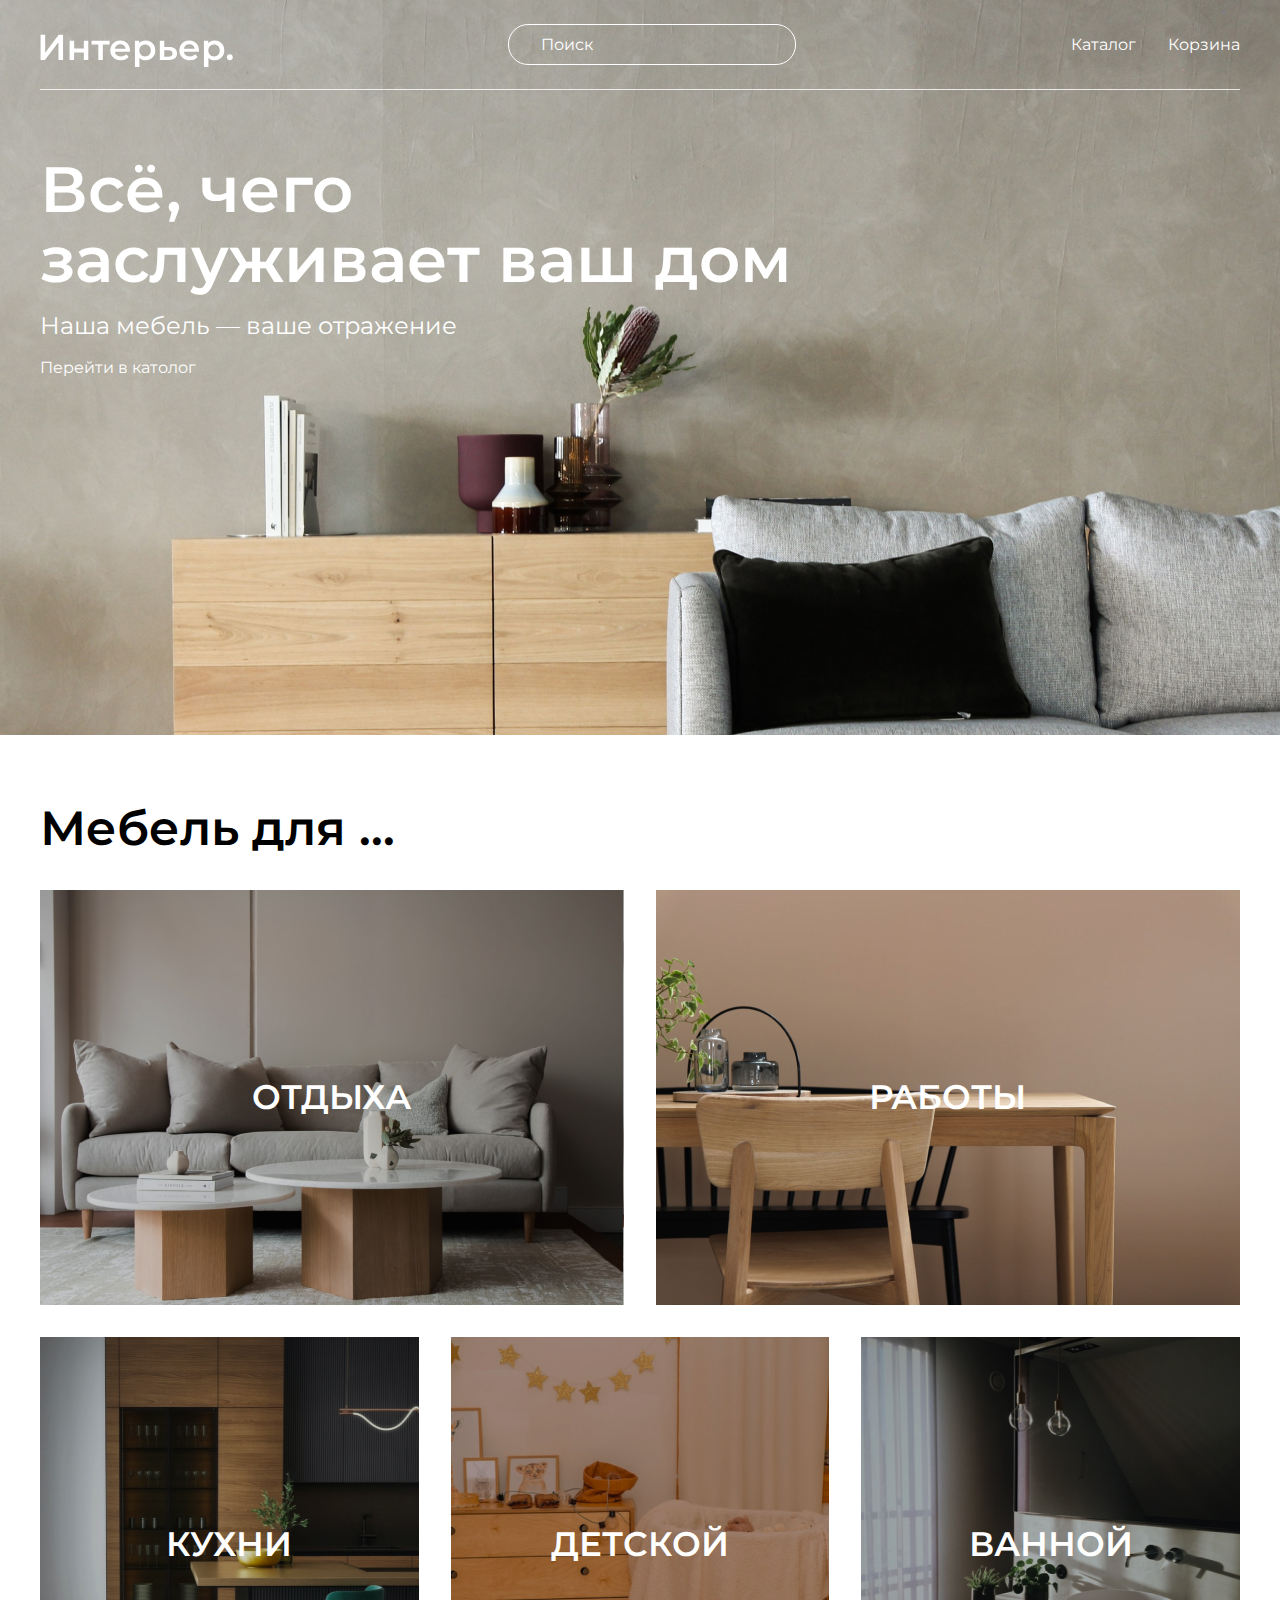
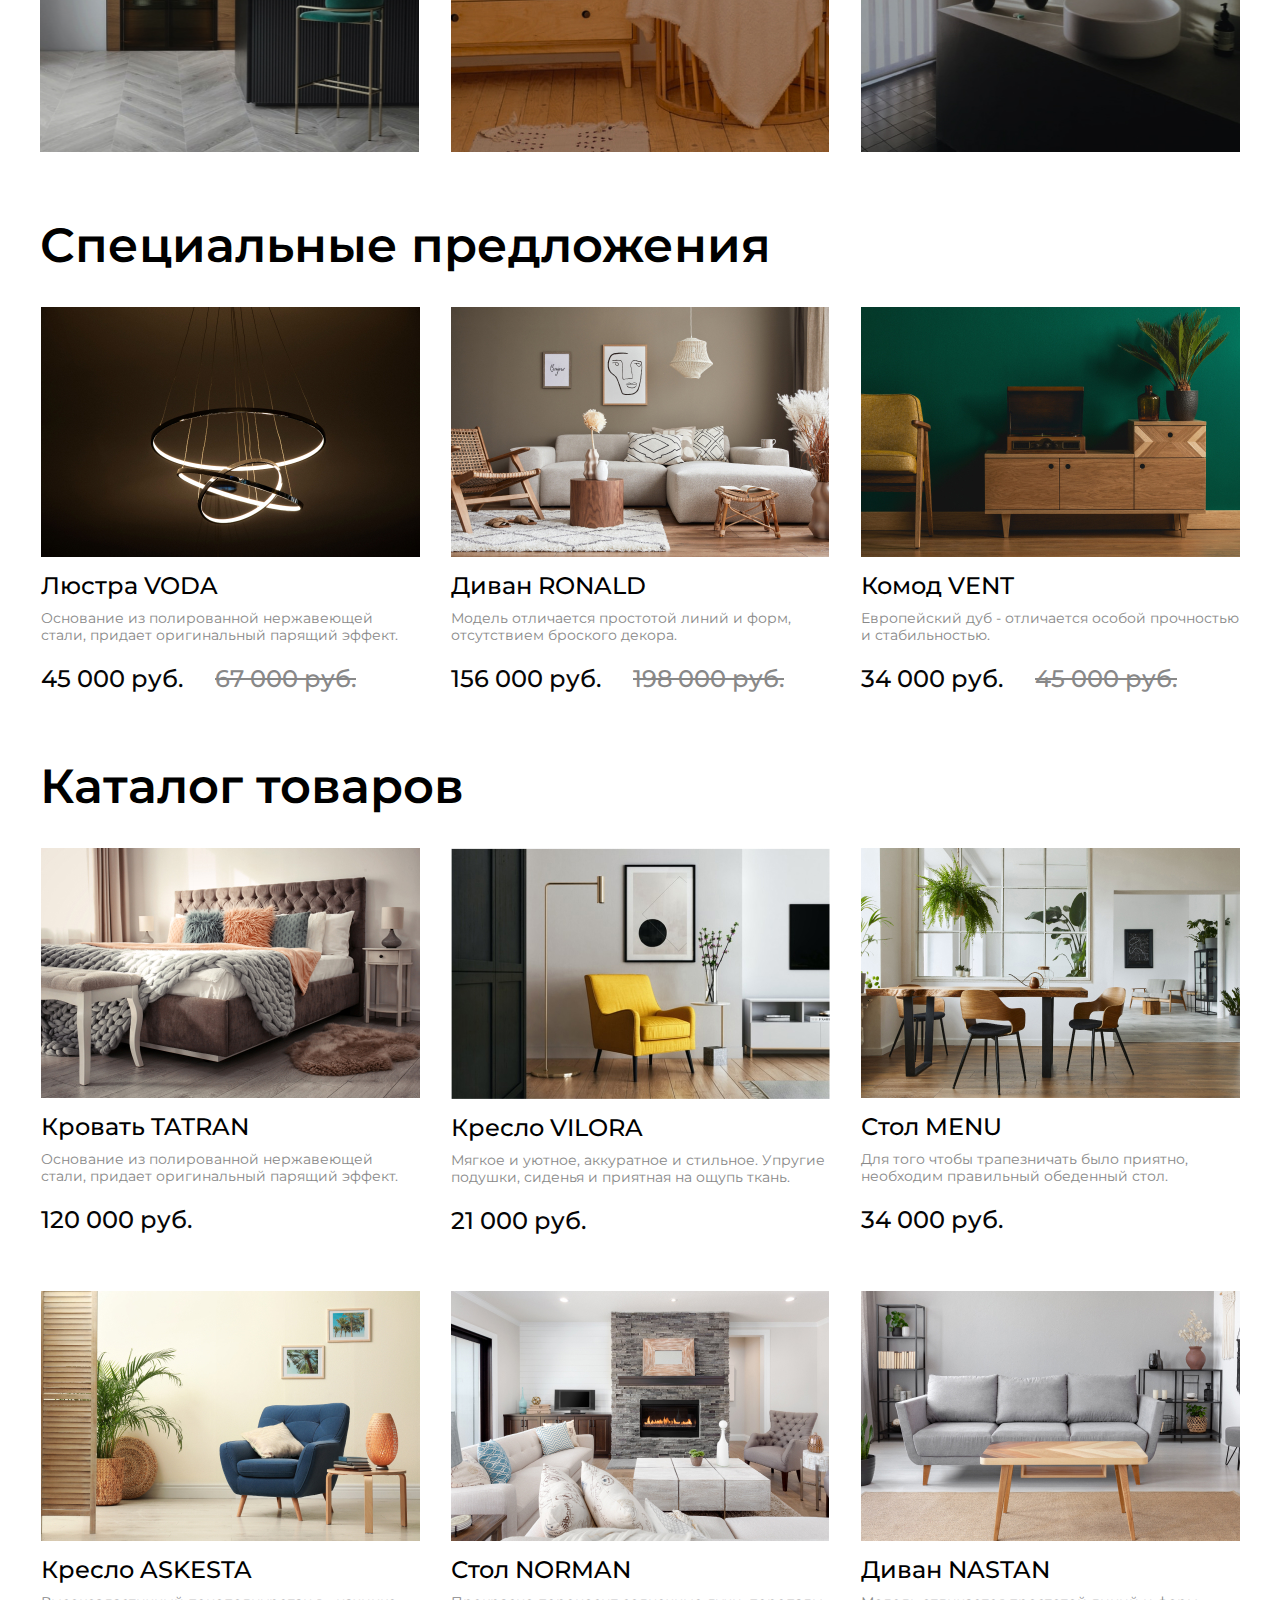
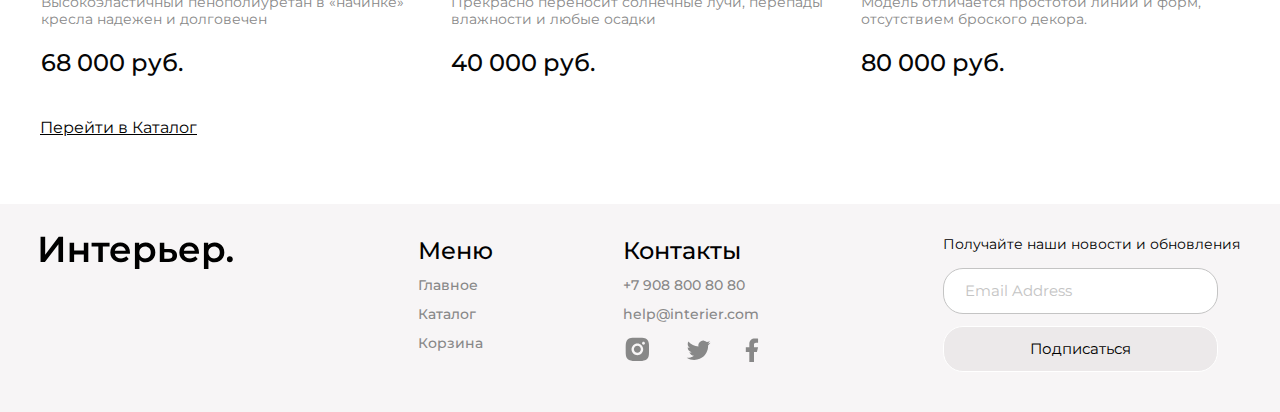
<file: index.html>
<!DOCTYPE html>
<html lang="ru">
<head>
    <meta charset="UTF-8">
    <meta http-equiv="X-UA-Compatible" content="IE=edge">
    <meta name="viewport" content="width=device-width, initial-scale=1.0">
    <title>Главная страница</title>
    <link rel="stylesheet" href="style.css">
    <link rel="preconnect" href="https://fonts.googleapis.com">
    <link rel="preconnect" href="https://fonts.gstatic.com" crossorigin>
    <link href="https://fonts.googleapis.com/css2?family=Montserrat:wght@400;500;600&display=swap" rel="stylesheet">    
</head>
<body>
    <div class="top">
        <header class="header"> 
            <a class="logo" href="index.html"><img class="logo_top" src="image/logo.svg" alt="logo"></a>
            <input type="text" class="top_type" placeholder="Поиск"  >
        <nav class="nav">
            <div>
                <a class="link-menu" href="catalog.html">Каталог</a>
            </div>
                <div><a class="link-menu" href="cart.html">Корзина</a></div>
        </nav>
        <div class="menu-mob">
            <a href=""><svg width="17" height="16" viewBox="0 0 17 16" fill="none" xmlns="http://www.w3.org/2000/svg">
                <path d="M2.7515 1.99141C1.59282 3.14838 0.918906 4.70363 0.867092 6.34023C0.815278 7.97682 1.38946 9.57159 2.47264 10.7995C3.55581 12.0275 5.06645 12.7962 6.69672 12.9491C8.29727 13.0991 9.89485 12.6444 11.1757 11.6766L14.5069 15.0085L14.5069 15.0085C14.5897 15.0914 14.6881 15.1571 14.7963 15.2019C14.9046 15.2468 15.0206 15.2698 15.1377 15.2698C15.2549 15.2698 15.3709 15.2468 15.4791 15.2019C15.5873 15.1571 15.6857 15.0914 15.7685 15.0085C15.8514 14.9257 15.9171 14.8274 15.9619 14.7191C16.0068 14.6109 16.0298 14.4949 16.0298 14.3777C16.0298 14.2606 16.0068 14.1446 15.9619 14.0363C15.9171 13.9281 15.8514 13.8298 15.7685 13.7469L15.7685 13.7469L12.4368 10.416C13.4021 9.13496 13.8547 7.53846 13.7038 5.93943C13.5501 4.31054 12.7816 2.80139 11.5547 1.719C10.3277 0.636623 8.73451 0.0623154 7.09916 0.11292C5.46381 0.163525 3.90917 0.835233 2.7515 1.99141ZM2.7515 1.99141L2.82216 2.06217L2.7515 1.99141ZM10.5895 3.25366C11.0271 3.68416 11.3751 4.19703 11.6135 4.76269C11.8518 5.32835 11.9758 5.93561 11.9783 6.54944C11.9808 7.16327 11.8618 7.77152 11.628 8.3391C11.3943 8.90669 11.0505 9.42238 10.6164 9.85642C10.1824 10.2905 9.66668 10.6343 9.09909 10.868C8.53151 11.1018 7.92326 11.2208 7.30943 11.2183C6.6956 11.2158 6.08834 11.0918 5.52268 10.8535C4.95702 10.6151 4.44415 10.2671 4.01365 9.82954C3.15334 8.95509 2.67341 7.77613 2.6784 6.54944C2.6834 5.32275 3.17291 4.14773 4.04032 3.28033C4.90772 2.41292 6.08274 1.92341 7.30943 1.91841C8.53612 1.91342 9.71508 2.39335 10.5895 3.25366Z" fill="white" stroke="white" stroke-width="0.2"/>
                </svg>
                </a>
            <a href="catalog.html"><svg width="20" height="21" viewBox="0 0 20 21" fill="none" xmlns="http://www.w3.org/2000/svg">
<rect x="0.800537" y="0.900024" width="4.57143" height="4.57143" fill="white"/>
<rect x="0.800537" y="8.21436" width="4.57143" height="4.57143" fill="white"/>
<rect x="0.800537" y="15.5286" width="4.57143" height="4.57143" fill="white"/>
<rect x="8.11401" y="8.21436" width="4.57143" height="4.57143" fill="white"/>
<rect x="8.11401" y="15.5286" width="4.57143" height="4.57143" fill="white"/>
<rect x="8.11401" y="0.900024" width="4.57143" height="4.57143" fill="white"/>
<rect x="15.4285" y="8.21436" width="4.57143" height="4.57143" fill="white"/>
<rect x="15.4285" y="15.5286" width="4.57143" height="4.57143" fill="white"/>
<rect x="15.4285" y="0.900024" width="4.57143" height="4.57143" fill="white"/>
                </svg>
                </a>
            <a href="cart.html"><svg width="19" height="17" viewBox="0 0 19 17" fill="none" xmlns="http://www.w3.org/2000/svg">
                <path d="M11.5834 16.8333C12.1359 16.8333 12.6658 16.6138 13.0565 16.2231C13.4473 15.8324 13.6667 15.3025 13.6667 14.75C13.6667 14.1974 13.4473 13.6675 13.0565 13.2768C12.6658 12.8861 12.1359 12.6666 11.5834 12.6666C11.0309 12.6666 10.501 12.8861 10.1103 13.2768C9.71957 13.6675 9.50008 14.1974 9.50008 14.75C9.50008 15.3025 9.71957 15.8324 10.1103 16.2231C10.501 16.6138 11.0309 16.8333 11.5834 16.8333ZM4.29174 16.8333C4.84428 16.8333 5.37418 16.6138 5.76488 16.2231C6.15558 15.8324 6.37508 15.3025 6.37508 14.75C6.37508 14.1974 6.15558 13.6675 5.76488 13.2768C5.37418 12.8861 4.84428 12.6666 4.29174 12.6666C3.73921 12.6666 3.20931 12.8861 2.81861 13.2768C2.4279 13.6675 2.20841 14.1974 2.20841 14.75C2.20841 15.3025 2.4279 15.8324 2.81861 16.2231C3.20931 16.6138 3.73921 16.8333 4.29174 16.8333ZM17.873 2.16975C18.133 2.16136 18.3796 2.05217 18.5606 1.86525C18.7416 1.67834 18.8428 1.42836 18.8428 1.16819C18.8428 0.908013 18.7416 0.658037 18.5606 0.471123C18.3796 0.28421 18.133 0.175013 17.873 0.166626H16.674C15.7345 0.166626 14.922 0.818709 14.7178 1.73538L13.4126 7.61246C13.2084 8.52912 12.3959 9.18121 11.4563 9.18121H3.63133L2.12924 3.17079H11.8636C12.1212 3.15904 12.3644 3.04844 12.5425 2.86199C12.7206 2.67555 12.82 2.42761 12.82 2.16975C12.82 1.91189 12.7206 1.66395 12.5425 1.47751C12.3644 1.29106 12.1212 1.18046 11.8636 1.16871H2.12924C1.82473 1.16862 1.5242 1.23796 1.25051 1.37145C0.976815 1.50495 0.737161 1.69909 0.549763 1.93911C0.362364 2.17913 0.232155 2.45872 0.169034 2.75662C0.105914 3.05452 0.111544 3.36289 0.185495 3.65829L1.68758 9.66662C1.79586 10.1002 2.046 10.485 2.39821 10.7601C2.75042 11.0351 3.18447 11.1844 3.63133 11.1843H11.4563C12.368 11.1845 13.2524 10.8736 13.9636 10.3032C14.6748 9.73275 15.1701 8.93681 15.3678 8.04683L16.674 2.16975H17.873Z" fill="white"/>
                </svg>
                </a>
        </div>
    </header>
    <section class="center-title"> 
        <h1 class="title">Всё, чего <br> заслуживает ваш дом</h1>
        <p class="text">Наша мебель — ваше отражение</p>
         <a class="link-menu" href="catalog.html">Перейти в католог</a>
    </section>
    </div>
    
    <div class="for_product center">
            <h2 class="title1">Мебель для ... </h2>
                
            <div class="for">
                <div class="for__item for__item_1 for__item__big">ОТДЫХА</div>
                <div class="for__item for__item_2 for__item__big">РАБОТЫ</div>
                <div class="for__item for__item_3">КУХНИ</div>
                <div class="for__item for__item_4">ДЕТСКОЙ</div>
                <div class="for__item for__item_5">ВАННОЙ</div>
            </div>

    </div>

    <section class="product_box_sale"> 
        <h2 class="title1">Специальные предложения</h2> 
            <div class="prod1">
                <div class="p">
                    <div class="product_img" > <a  href="#"><img class="pictures" src="image/pic1.jpg" alt=></a></div>
                    <a class="title_prod" href="#">Люстра VODA</a>
                    <p class="text_prod">Основание из полированной нержавеющей стали, придает оригинальный парящий эффект.</p>
                    <div class="sale">
                        <span class="price"> 45 000 руб. </span>
                        <span class="non_price"> 67 000 руб. </span>
                    </div>
                </div>
                <div class="p">
                    <div class="product_img"><a  href="#"><img class="pictures" src="image/pic2.jpg" alt=></a></div>
                    <a class="title_prod" href="#">Диван RONALD</a>
                    <p class="text_prod">Модель отличается простотой линий и форм, отсутствием броского декора.</p>
                    <div class="sale">
                        <span class="price"> 156 000 руб. </span>
                        <span class="non_price"> 198 000 руб. </span>
                    </div>
                 </div>
                 <div class="p">
                    <div class="product_img"><a  href="#"><img class="pictures" src="image/pic3.jpg" alt=></a></div>
                    <a class="title_prod" href="#">Комод VENT</a>
                    <p class="text_prod">Европейский дуб - отличается особой прочностью и стабильностью.</p>
                    <div class="sale">
                        <span class="price"> 34 000 руб. </span>
                        <span class="non_price"> 45 000 руб. </span>
                    </div>
                 </div> 
            </div>     
    </section>
    <section class="catalog_box">
            <h2 class="title1">Каталог товаров</h2>
            <div class="catalog_product">
                <div class="p">
                        <div class="product_img"><a  href="#"><img class="pictures" src="image/pic4.jpg" alt=></a></div>
                        <a class="title_prod" href="#">Кровать TATRAN</a>
                        <p class="text_prod">Основание из полированной нержавеющей стали, придает оригинальный парящий эффект.</p>
                        <span class="price"> 120 000 руб. </span>
                </div>
                <div class="p">
                        <div class="product_img"><a  href="#"><img class="pictures" src="image/product1.jpg" alt=></a></div>
                        <a class="title_prod" href="#">Кресло VILORA</a>
                        <p class="text_prod">Мягкое и уютное, аккуратное и стильное. Упругие подушки, сиденья и приятная на ощупь ткань.</p>
                        <span class="price"> 21 000 руб. </span>
                </div>
                <div class="p">
                    <div class="product_img"><a  href="#"><img class="pictures" src="image/pic6.jpg" alt=></a></div>
                    <a class="title_prod" href="#">Стол MENU</a>
                    <p class="text_prod">Для того чтобы трапезничать было приятно, необходим правильный обеденный стол.</p>
                    <span class="price"> 34 000 руб. </span>
                </div>
                <div class="p">
                    <div class="product_img"><a  href="#"><img class="pictures" src="image/pic7.jpg" alt=></a></div>
                    <a class="title_prod" href="#">Кресло ASKESTA</a>
                    <p class="text_prod">Высокоэластичный пенополиуретан в «начинке» кресла надежен и долговечен</p>
                    <span class="price"> 68 000 руб. </span>
                </div>
                <div class="p">
                    <div class="product_img"><a  href="#"><img class="pictures" src="image/pic8.jpg" alt=></a></div>
                    <a class="title_prod" href="#">Стол NORMAN</a>
                    <p class="text_prod">Прекрасно переносит солнечные лучи, перепады влажности и любые осадки</p>
                    <span class="price"> 40 000 руб. </span>
                </div>
                <div class="p">
                    <div class="product_img"><a  href="#"><img class="pictures" src="image/pic9.jpg" alt=></a></div>
                    <a class="title_prod" href="#">Диван NASTAN</a>
                    <p class="text_prod">Модель отличается простотой линий и форм, отсутствием броского декора. </p>
                    <span class="price"> 80 000 руб. </span>
                </div>
            </div>
            <a class="link_section1" href="catalog.html">Перейти в Каталог</a>
    </section>
    <footer class="bottom">
        <div class="big_box">
            <a class="img_foot" href=""><img src="image/logo2.svg" alt="logo"></a>
            <div class="box-mobile">
                <div class="box1">
                    <h4 class="zag4">Меню</h4>
                    <a class="ssil3" href="index.html">Главное</a>
                    <a class="ssil3" href="catalog.html">Каталог</a>
                    <a class="ssil3" href="cart.html">Корзина</a>
                </div>
                <div class="box2">
                    <h4 class="zag4">Контакты</h4>
                    <a class="ssil3" href="#">+7 908 800 80 80</a>
                    <a class="ssil3" href="#">help@interier.com</a>
                    <div class="box_logo">
                        <a class="svg-black" href="#"><img src="image/inst.svg" alt="inst"></a>
                        <a class="svg-black" href="#"><img src="image/twitter.svg" alt="twitter"></a>
                        <a class="svg-black" href="#"><img src="image/facebook.svg" alt="facebook"></a>
                    </div>
                </div>
            </div>
            <form action="#">
                <div class="box3">
                    <p class="par3">Получайте наши новости и обновления</p>
                    <input class="vvod" type="email" placeholder="Email Address"> <br>
                    <button class="knop">Подписаться</button>
                </div>
            </form>
            
        </div>
    </footer>        
</body>
</html>
</file>
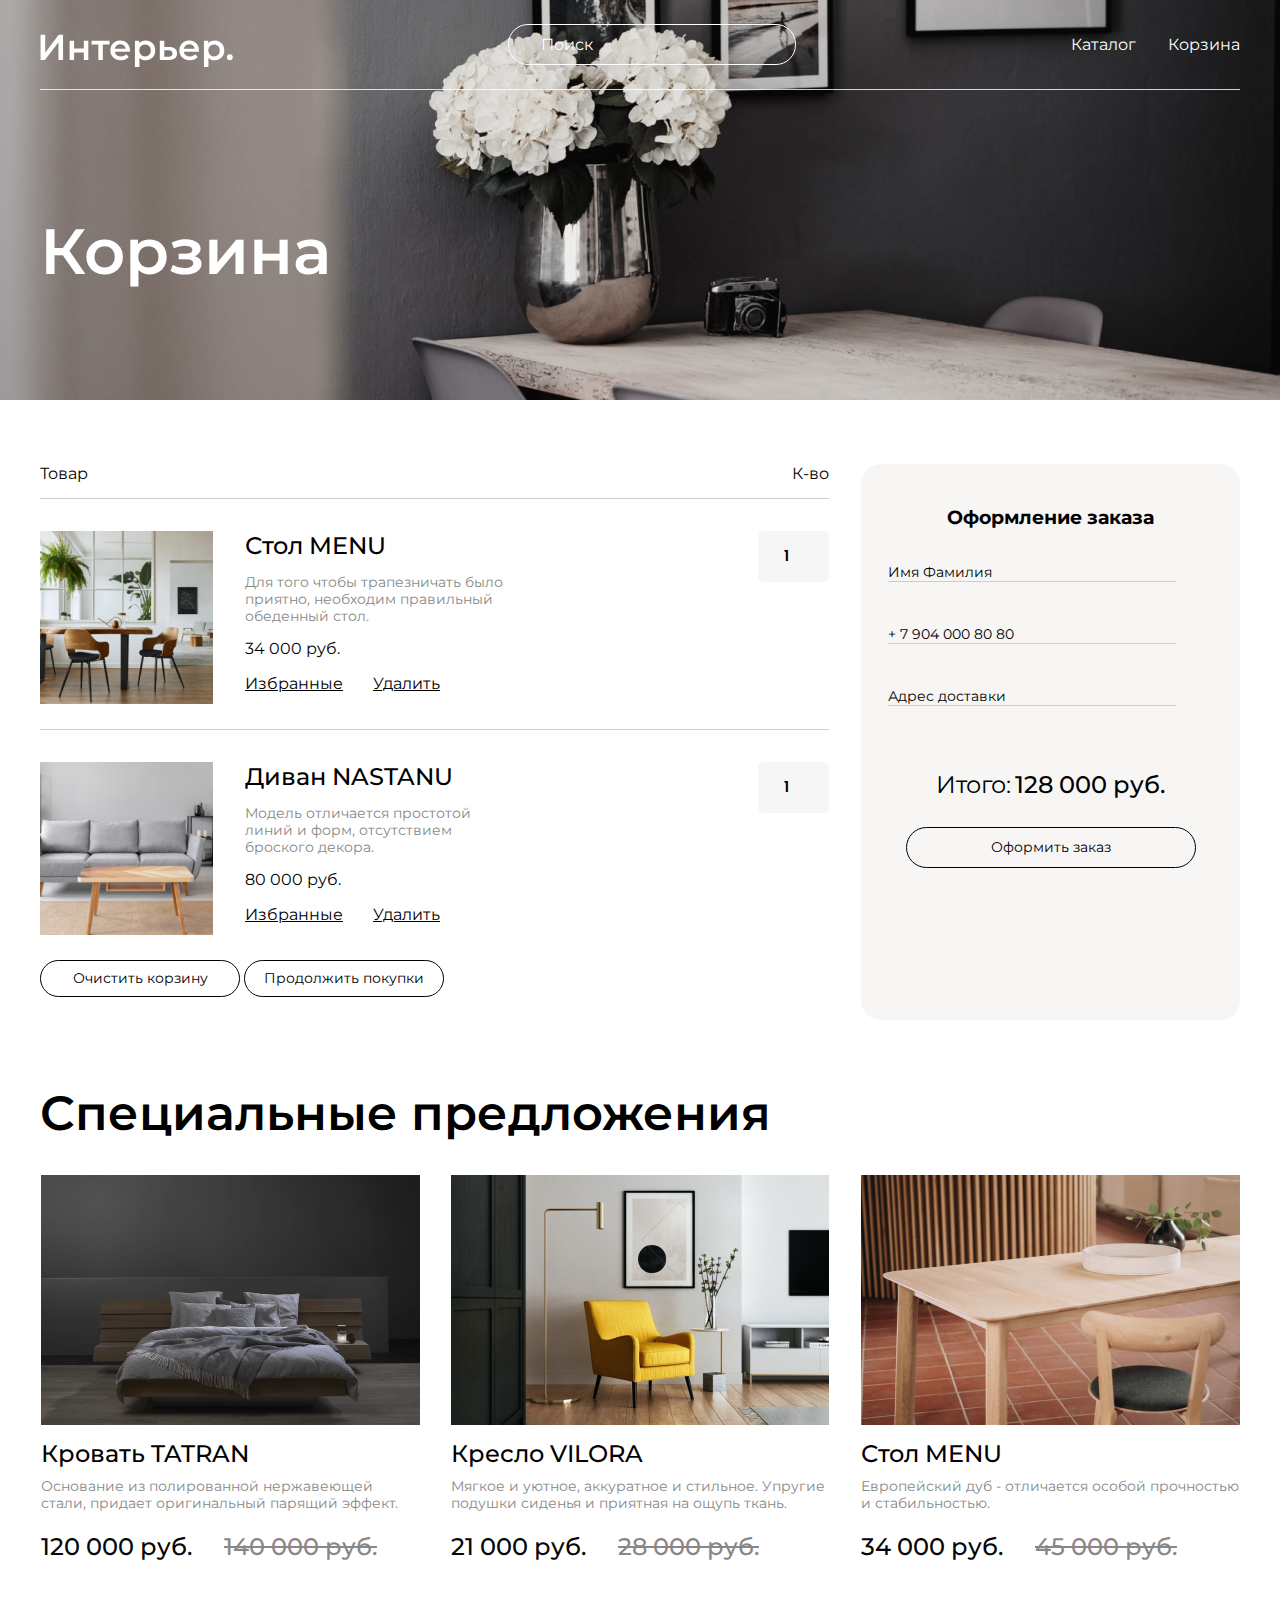
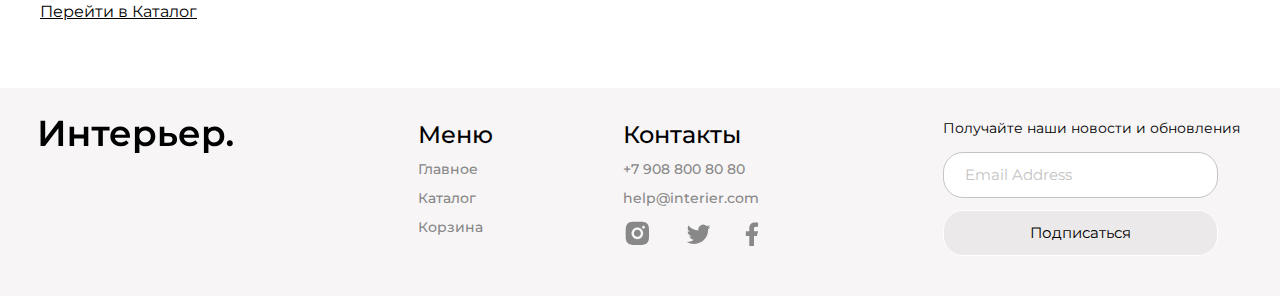
<file: cart.html>
<!DOCTYPE html>
<html lang="en">
<head>
    <meta charset="UTF-8">
    <meta http-equiv="X-UA-Compatible" content="IE=edge">
    <meta name="viewport" content="width=device-width, initial-scale=1.0">
    <title>Корзина</title>
    <link rel="stylesheet" href="style.css">
    <link rel="preconnect" href="https://fonts.googleapis.com">
    <link rel="preconnect" href="https://fonts.gstatic.com" crossorigin>
    <link rel="preconnect" href="https://fonts.googleapis.com"> 
    <link rel="preconnect" href="https://fonts.gstatic.com" crossorigin> 
    <link href="https://fonts.googleapis.com/css2?family=Poppins:wght@600&display=swap" rel="stylesheet">
    <link href="https://fonts.googleapis.com/css2?family=Montserrat:wght@400;500;600&display=swap" rel="stylesheet">   
</head>
<body>
    <div class="topCart center">
        <header class="header"> 
            <a class="logo" href="index.html"><img class="logo_top" src="image/logo.svg" alt="logo"></a>
            <input type="text" class="top_type" placeholder="Поиск"  >
            <nav class="nav">
                <div>
                    <a class="link-menu" href="catalog.html">Каталог</a>
                </div>
                <div><a class="link-menu" href="#">Корзина</a></div>
            </nav>
            <div class="menu-mob">
                <a href=""><svg width="17" height="16" viewBox="0 0 17 16" fill="none" xmlns="http://www.w3.org/2000/svg">
                    <path d="M2.7515 1.99141C1.59282 3.14838 0.918906 4.70363 0.867092 6.34023C0.815278 7.97682 1.38946 9.57159 2.47264 10.7995C3.55581 12.0275 5.06645 12.7962 6.69672 12.9491C8.29727 13.0991 9.89485 12.6444 11.1757 11.6766L14.5069 15.0085L14.5069 15.0085C14.5897 15.0914 14.6881 15.1571 14.7963 15.2019C14.9046 15.2468 15.0206 15.2698 15.1377 15.2698C15.2549 15.2698 15.3709 15.2468 15.4791 15.2019C15.5873 15.1571 15.6857 15.0914 15.7685 15.0085C15.8514 14.9257 15.9171 14.8274 15.9619 14.7191C16.0068 14.6109 16.0298 14.4949 16.0298 14.3777C16.0298 14.2606 16.0068 14.1446 15.9619 14.0363C15.9171 13.9281 15.8514 13.8298 15.7685 13.7469L15.7685 13.7469L12.4368 10.416C13.4021 9.13496 13.8547 7.53846 13.7038 5.93943C13.5501 4.31054 12.7816 2.80139 11.5547 1.719C10.3277 0.636623 8.73451 0.0623154 7.09916 0.11292C5.46381 0.163525 3.90917 0.835233 2.7515 1.99141ZM2.7515 1.99141L2.82216 2.06217L2.7515 1.99141ZM10.5895 3.25366C11.0271 3.68416 11.3751 4.19703 11.6135 4.76269C11.8518 5.32835 11.9758 5.93561 11.9783 6.54944C11.9808 7.16327 11.8618 7.77152 11.628 8.3391C11.3943 8.90669 11.0505 9.42238 10.6164 9.85642C10.1824 10.2905 9.66668 10.6343 9.09909 10.868C8.53151 11.1018 7.92326 11.2208 7.30943 11.2183C6.6956 11.2158 6.08834 11.0918 5.52268 10.8535C4.95702 10.6151 4.44415 10.2671 4.01365 9.82954C3.15334 8.95509 2.67341 7.77613 2.6784 6.54944C2.6834 5.32275 3.17291 4.14773 4.04032 3.28033C4.90772 2.41292 6.08274 1.92341 7.30943 1.91841C8.53612 1.91342 9.71508 2.39335 10.5895 3.25366Z" fill="white" stroke="white" stroke-width="0.2"/>
                    </svg>
                    </a>
                <a href="catalog.html"><svg width="20" height="21" viewBox="0 0 20 21" fill="none" xmlns="http://www.w3.org/2000/svg">
    <rect x="0.800537" y="0.900024" width="4.57143" height="4.57143" fill="white"/>
    <rect x="0.800537" y="8.21436" width="4.57143" height="4.57143" fill="white"/>
    <rect x="0.800537" y="15.5286" width="4.57143" height="4.57143" fill="white"/>
    <rect x="8.11401" y="8.21436" width="4.57143" height="4.57143" fill="white"/>
    <rect x="8.11401" y="15.5286" width="4.57143" height="4.57143" fill="white"/>
    <rect x="8.11401" y="0.900024" width="4.57143" height="4.57143" fill="white"/>
    <rect x="15.4285" y="8.21436" width="4.57143" height="4.57143" fill="white"/>
    <rect x="15.4285" y="15.5286" width="4.57143" height="4.57143" fill="white"/>
    <rect x="15.4285" y="0.900024" width="4.57143" height="4.57143" fill="white"/>
                    </svg>
                    </a>
                <a href="cart.html"><svg width="19" height="17" viewBox="0 0 19 17" fill="none" xmlns="http://www.w3.org/2000/svg">
                    <path d="M11.5834 16.8333C12.1359 16.8333 12.6658 16.6138 13.0565 16.2231C13.4473 15.8324 13.6667 15.3025 13.6667 14.75C13.6667 14.1974 13.4473 13.6675 13.0565 13.2768C12.6658 12.8861 12.1359 12.6666 11.5834 12.6666C11.0309 12.6666 10.501 12.8861 10.1103 13.2768C9.71957 13.6675 9.50008 14.1974 9.50008 14.75C9.50008 15.3025 9.71957 15.8324 10.1103 16.2231C10.501 16.6138 11.0309 16.8333 11.5834 16.8333ZM4.29174 16.8333C4.84428 16.8333 5.37418 16.6138 5.76488 16.2231C6.15558 15.8324 6.37508 15.3025 6.37508 14.75C6.37508 14.1974 6.15558 13.6675 5.76488 13.2768C5.37418 12.8861 4.84428 12.6666 4.29174 12.6666C3.73921 12.6666 3.20931 12.8861 2.81861 13.2768C2.4279 13.6675 2.20841 14.1974 2.20841 14.75C2.20841 15.3025 2.4279 15.8324 2.81861 16.2231C3.20931 16.6138 3.73921 16.8333 4.29174 16.8333ZM17.873 2.16975C18.133 2.16136 18.3796 2.05217 18.5606 1.86525C18.7416 1.67834 18.8428 1.42836 18.8428 1.16819C18.8428 0.908013 18.7416 0.658037 18.5606 0.471123C18.3796 0.28421 18.133 0.175013 17.873 0.166626H16.674C15.7345 0.166626 14.922 0.818709 14.7178 1.73538L13.4126 7.61246C13.2084 8.52912 12.3959 9.18121 11.4563 9.18121H3.63133L2.12924 3.17079H11.8636C12.1212 3.15904 12.3644 3.04844 12.5425 2.86199C12.7206 2.67555 12.82 2.42761 12.82 2.16975C12.82 1.91189 12.7206 1.66395 12.5425 1.47751C12.3644 1.29106 12.1212 1.18046 11.8636 1.16871H2.12924C1.82473 1.16862 1.5242 1.23796 1.25051 1.37145C0.976815 1.50495 0.737161 1.69909 0.549763 1.93911C0.362364 2.17913 0.232155 2.45872 0.169034 2.75662C0.105914 3.05452 0.111544 3.36289 0.185495 3.65829L1.68758 9.66662C1.79586 10.1002 2.046 10.485 2.39821 10.7601C2.75042 11.0351 3.18447 11.1844 3.63133 11.1843H11.4563C12.368 11.1845 13.2524 10.8736 13.9636 10.3032C14.6748 9.73275 15.1701 8.93681 15.3678 8.04683L16.674 2.16975H17.873Z" fill="white"/>
                    </svg>
                    </a>
            </div>
        </header>
        <section mob_title> 
            <h1 class="titleCart">Корзина</h1>
            <h1 class="mob_titleC">Корзина</h1>
        </section>
        
    </div>

    <div class="cart">
        <div class="cart__content" style="grid-column: span 8">
            <div class="cart__name-box">
                <p class="cart__title">Товар</p>
                <p class="cart__ttile">К-во</p>
            </div>
            <div class="cart__item">
                <div class="cart__left">
                    <img class="cart_img" src="imgK/cart_1.jpg" alt="cart__left" style="height: 173px">
                    <div class="cart__info">
                        <h4 class="cart__title-name">Стол MENU</h4>
                        <p class="cart__text_ca">Для того чтобы трапезничать было приятно, необходим правильный обеденный стол.</p>
                        <p>34 000 руб.</p>
                        <div class="cart__lift-box">
                            <a class="cart__link1" href="#">Избранные</a>
                            <a class="cart__link1" href="#">Удалить</a>
                        </div>
                    </div>
                </div>
                <input class="cart__input1" min="1" value="1" type="number">
            </div>
            <div class="cart__item">
                <div class="cart__left">
                    <img class="cart_img" src="imgK/cart_2.jpg" alt="cart__left">
                    <div class="cart__info">
                        <h4 class="cart__title-name">Диван NASTANU</h4>
                        <p class="cart__text_ca">Модель отличается простотой линий и форм, отсутствием броского декора. </p>
                        <p>80 000 руб.</p>
                        <div class="cart__lift-box">
                            <a class="cart__link1" href="#">Избранные</a>
                            <a class="cart__link1" href="#">Удалить</a>
                        </div>
                    </div>
                </div>
                <input class="cart__input1" min="1" value="1" type="number">
            </div>
            <div class="button_box">
                <button class="cart__butC">Очистить корзину</button>
                <button class="cart__butC2">Продолжить покупки</button>
            </div>

        </div>
            
        <div class="cart__form">
            <h3 class="cart__form-title">Оформление заказа</h3>
            <div class="cart__form-input">
                <input class="cart__form-input1" type="text" placeholder="Имя Фамилия">
                <input class="cart__form-input1" type="number" placeholder="+ 7 904 000 80 80">
                <input class="cart__form-input1" type="text" name="" id="" placeholder="Адрес доставки">
            </div>
            <div class="cart__form-title2">
                <h4 class="cart__form-text1">Итого: </h4> 
                <h4 class="cart__form-text2">128 000 руб.</h4>
            </div>
            <div class="but-box">
                <button class="cart__form-but">Оформить заказ</button>
            </div>
            
    </div>

    </div>

    <section class="product_box_sale"> 
        <h2 class="title1">Специальные предложения</h2>
        <div class="prod1-box">
            <div class="prod1">
                <div class="p">
                    <div class="product_img" > <a  href="#"><img class="pictures" src="imgK/cart3.jpg" alt=></a></div>
                    <a class="title_prod" href="#">Кровать TATRAN</a>
                    <p class="text_prod">Основание из полированной нержавеющей стали, придает оригинальный парящий эффект.</p>
                    <div class="sale">
                        <span class="price"> 120 000 руб. </span>
                        <span class="non_price"> 140 000 руб. </span>
                    </div>
                </div>
                <div class="p">
                    <div class="product_img"><a  href="#"><img class="pictures" src="imgK/cart4.jpg" alt=></a></div>
                    <a class="title_prod" href="#">Кресло VILORA</a>
                    <p class="text_prod">Мягкое и уютное, аккуратное и стильное. Упругие подушки сиденья и приятная на ощупь ткань.</p>
                    <div class="sale">
                        <span class="price"> 21 000 руб. </span>
                        <span class="non_price"> 28 000 руб. </span>
                    </div>
                </div>
                <div class="p">
                    <div class="product_img"><a  href="#"><img class="pictures" src="imgK/cart5.jpg" alt=></a></div>
                    <a class="title_prod" href="#">Стол MENU</a>
                    <p class="text_prod">Европейский дуб - отличается особой прочностью и стабильностью.</p>
                    <div class="sale">
                        <span class="price"> 34 000 руб. </span>
                        <span class="non_price"> 45 000 руб. </span>
                    </div>
                </div> 
            </div>
        </div>    
        
            <a class="link_section1" href="catalog.html">Перейти в Каталог</a>     
    </section>

    <footer class="bottom">
        <div class="big_box">
            <a class="img_foot" href=""><img src="image/logo2.svg" alt="logo"></a>
            <div class="box-mobile">
                <div class="box1">
                    <h4 class="zag4">Меню</h4>
                    <a class="ssil3" href="index.html">Главное</a>
                    <a class="ssil3" href="catalog.html">Каталог</a>
                    <a class="ssil3" href="cart.html">Корзина</a>
                </div>
                <div class="box2">
                    <h4 class="zag4">Контакты</h4>
                    <a class="ssil3" href="#">+7 908 800 80 80</a>
                    <a class="ssil3" href="#">help@interier.com</a>
                    <div class="box_logo">
                        <a class="svg-black" href="#"><img src="image/inst.svg" alt="inst"></a>
                        <a class="svg-black" href="#"><img src="image/twitter.svg" alt="twitter"></a>
                        <a class="svg-black" href="#"><img src="image/facebook.svg" alt="facebook"></a>
                    </div>
                </div>
            </div>
            <form action="#">
                <div class="box3">
                    <p class="par3">Получайте наши новости и обновления</p>
                    <input class="vvod" type="email" placeholder="Email Address"> <br>
                    <button class="knop">Подписаться</button>
                </div>
            </form>
            
        </div>
    </footer>        
</body>
</html>
</file>
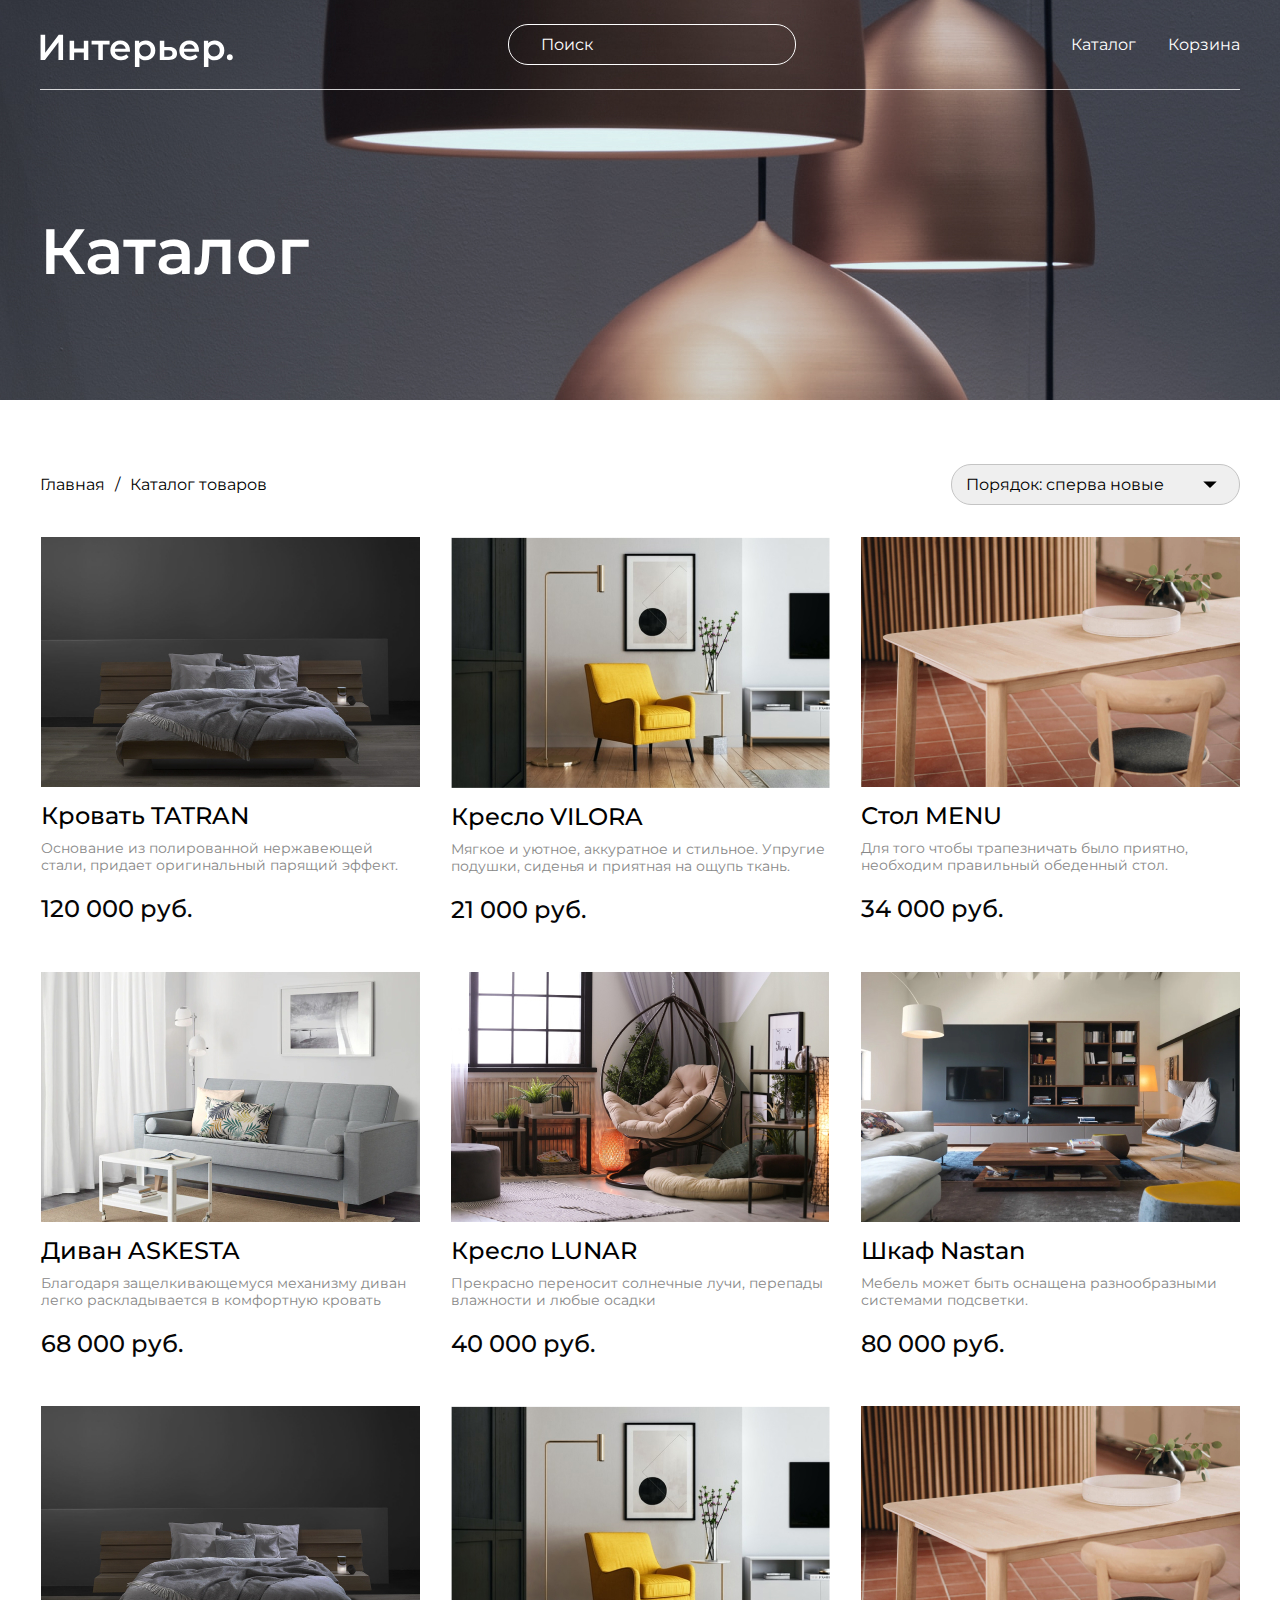
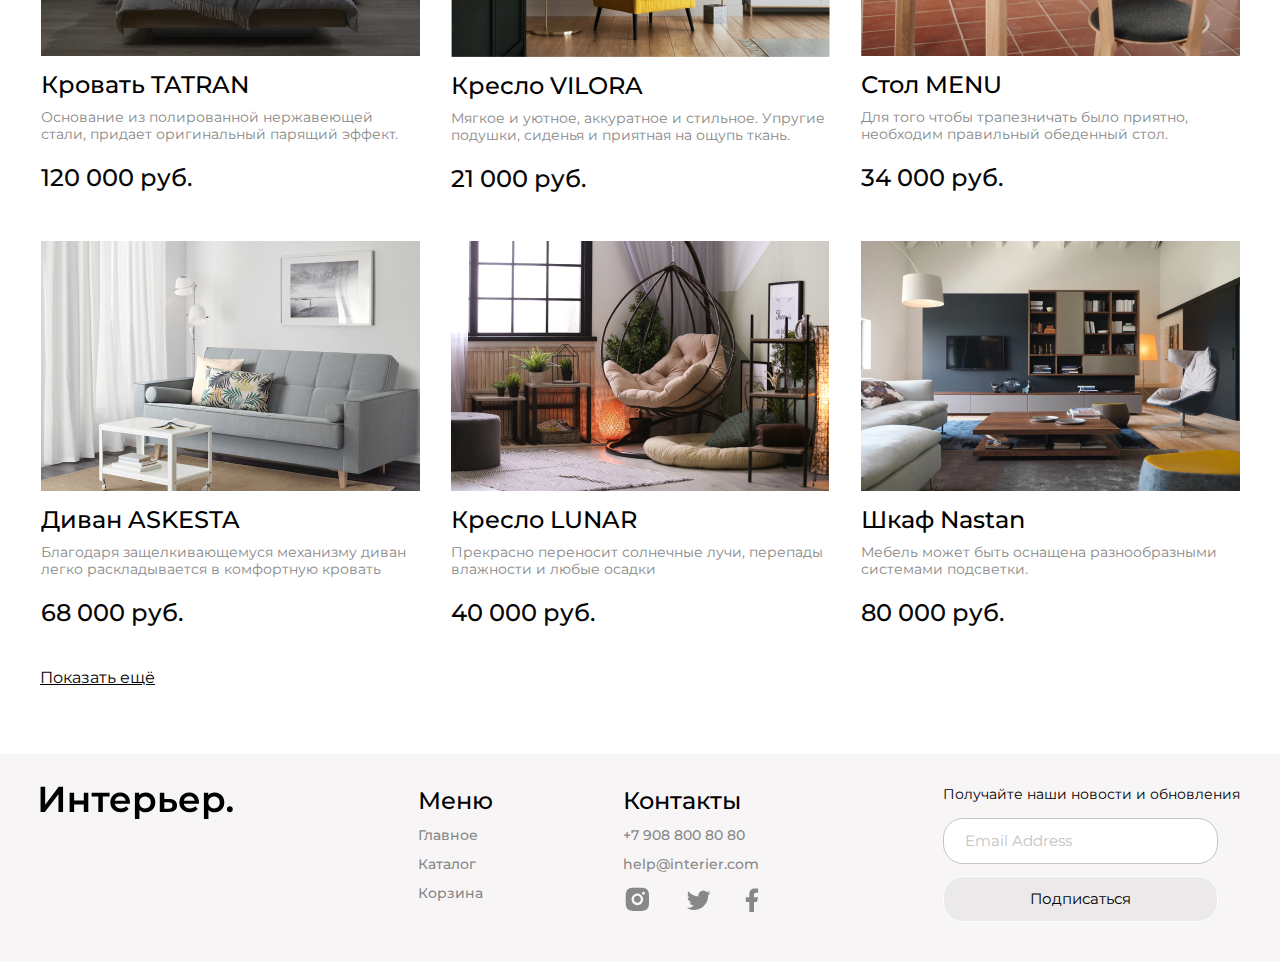
<file: catalog.html>
<!DOCTYPE html>
<html lang="en">
<head>
    <meta charset="UTF-8">
    <meta http-equiv="X-UA-Compatible" content="IE=edge">
    <meta name="viewport" content="width=device-width, initial-scale=1.0">
    <title>Каталог</title>
    <link rel="stylesheet" href="style.css">
    <link rel="preconnect" href="https://fonts.googleapis.com">
    <link rel="preconnect" href="https://fonts.gstatic.com" crossorigin>
    <link href="https://fonts.googleapis.com/css2?family=Montserrat:wght@400;500;600&display=swap" rel="stylesheet">   
</head>
<body>
    <div class="topC">
        <header class="header"> 
            <a class="logo" href="index.html"><img class="logo_top" src="image/logo.svg" alt="logo"></a>
            <input type="text" class="top_type" placeholder="Поиск"  >
            <nav class="nav">
                <div>
                    <a class="link-menu" href="catalog.html">Каталог</a>
                </div>
                    <div><a class="link-menu" href="cart.html">Корзина</a></div>
            </nav>
            <div class="menu-mob">
                <a href=""><svg width="17" height="16" viewBox="0 0 17 16" fill="none" xmlns="http://www.w3.org/2000/svg">
                    <path d="M2.7515 1.99141C1.59282 3.14838 0.918906 4.70363 0.867092 6.34023C0.815278 7.97682 1.38946 9.57159 2.47264 10.7995C3.55581 12.0275 5.06645 12.7962 6.69672 12.9491C8.29727 13.0991 9.89485 12.6444 11.1757 11.6766L14.5069 15.0085L14.5069 15.0085C14.5897 15.0914 14.6881 15.1571 14.7963 15.2019C14.9046 15.2468 15.0206 15.2698 15.1377 15.2698C15.2549 15.2698 15.3709 15.2468 15.4791 15.2019C15.5873 15.1571 15.6857 15.0914 15.7685 15.0085C15.8514 14.9257 15.9171 14.8274 15.9619 14.7191C16.0068 14.6109 16.0298 14.4949 16.0298 14.3777C16.0298 14.2606 16.0068 14.1446 15.9619 14.0363C15.9171 13.9281 15.8514 13.8298 15.7685 13.7469L15.7685 13.7469L12.4368 10.416C13.4021 9.13496 13.8547 7.53846 13.7038 5.93943C13.5501 4.31054 12.7816 2.80139 11.5547 1.719C10.3277 0.636623 8.73451 0.0623154 7.09916 0.11292C5.46381 0.163525 3.90917 0.835233 2.7515 1.99141ZM2.7515 1.99141L2.82216 2.06217L2.7515 1.99141ZM10.5895 3.25366C11.0271 3.68416 11.3751 4.19703 11.6135 4.76269C11.8518 5.32835 11.9758 5.93561 11.9783 6.54944C11.9808 7.16327 11.8618 7.77152 11.628 8.3391C11.3943 8.90669 11.0505 9.42238 10.6164 9.85642C10.1824 10.2905 9.66668 10.6343 9.09909 10.868C8.53151 11.1018 7.92326 11.2208 7.30943 11.2183C6.6956 11.2158 6.08834 11.0918 5.52268 10.8535C4.95702 10.6151 4.44415 10.2671 4.01365 9.82954C3.15334 8.95509 2.67341 7.77613 2.6784 6.54944C2.6834 5.32275 3.17291 4.14773 4.04032 3.28033C4.90772 2.41292 6.08274 1.92341 7.30943 1.91841C8.53612 1.91342 9.71508 2.39335 10.5895 3.25366Z" fill="white" stroke="white" stroke-width="0.2"/>
                    </svg>
                    </a>
                <a href="catalog.html"><svg width="20" height="21" viewBox="0 0 20 21" fill="none" xmlns="http://www.w3.org/2000/svg">
    <rect x="0.800537" y="0.900024" width="4.57143" height="4.57143" fill="white"/>
    <rect x="0.800537" y="8.21436" width="4.57143" height="4.57143" fill="white"/>
    <rect x="0.800537" y="15.5286" width="4.57143" height="4.57143" fill="white"/>
    <rect x="8.11401" y="8.21436" width="4.57143" height="4.57143" fill="white"/>
    <rect x="8.11401" y="15.5286" width="4.57143" height="4.57143" fill="white"/>
    <rect x="8.11401" y="0.900024" width="4.57143" height="4.57143" fill="white"/>
    <rect x="15.4285" y="8.21436" width="4.57143" height="4.57143" fill="white"/>
    <rect x="15.4285" y="15.5286" width="4.57143" height="4.57143" fill="white"/>
    <rect x="15.4285" y="0.900024" width="4.57143" height="4.57143" fill="white"/>
                    </svg>
                    </a>
                <a href="cart.html"><svg width="19" height="17" viewBox="0 0 19 17" fill="none" xmlns="http://www.w3.org/2000/svg">
                    <path d="M11.5834 16.8333C12.1359 16.8333 12.6658 16.6138 13.0565 16.2231C13.4473 15.8324 13.6667 15.3025 13.6667 14.75C13.6667 14.1974 13.4473 13.6675 13.0565 13.2768C12.6658 12.8861 12.1359 12.6666 11.5834 12.6666C11.0309 12.6666 10.501 12.8861 10.1103 13.2768C9.71957 13.6675 9.50008 14.1974 9.50008 14.75C9.50008 15.3025 9.71957 15.8324 10.1103 16.2231C10.501 16.6138 11.0309 16.8333 11.5834 16.8333ZM4.29174 16.8333C4.84428 16.8333 5.37418 16.6138 5.76488 16.2231C6.15558 15.8324 6.37508 15.3025 6.37508 14.75C6.37508 14.1974 6.15558 13.6675 5.76488 13.2768C5.37418 12.8861 4.84428 12.6666 4.29174 12.6666C3.73921 12.6666 3.20931 12.8861 2.81861 13.2768C2.4279 13.6675 2.20841 14.1974 2.20841 14.75C2.20841 15.3025 2.4279 15.8324 2.81861 16.2231C3.20931 16.6138 3.73921 16.8333 4.29174 16.8333ZM17.873 2.16975C18.133 2.16136 18.3796 2.05217 18.5606 1.86525C18.7416 1.67834 18.8428 1.42836 18.8428 1.16819C18.8428 0.908013 18.7416 0.658037 18.5606 0.471123C18.3796 0.28421 18.133 0.175013 17.873 0.166626H16.674C15.7345 0.166626 14.922 0.818709 14.7178 1.73538L13.4126 7.61246C13.2084 8.52912 12.3959 9.18121 11.4563 9.18121H3.63133L2.12924 3.17079H11.8636C12.1212 3.15904 12.3644 3.04844 12.5425 2.86199C12.7206 2.67555 12.82 2.42761 12.82 2.16975C12.82 1.91189 12.7206 1.66395 12.5425 1.47751C12.3644 1.29106 12.1212 1.18046 11.8636 1.16871H2.12924C1.82473 1.16862 1.5242 1.23796 1.25051 1.37145C0.976815 1.50495 0.737161 1.69909 0.549763 1.93911C0.362364 2.17913 0.232155 2.45872 0.169034 2.75662C0.105914 3.05452 0.111544 3.36289 0.185495 3.65829L1.68758 9.66662C1.79586 10.1002 2.046 10.485 2.39821 10.7601C2.75042 11.0351 3.18447 11.1844 3.63133 11.1843H11.4563C12.368 11.1845 13.2524 10.8736 13.9636 10.3032C14.6748 9.73275 15.1701 8.93681 15.3678 8.04683L16.674 2.16975H17.873Z" fill="white"/>
                    </svg>
                    </a>
            </div>
        </header>
        <section> 
            <h1 class="titleC">Каталог </h1>
        </section>
    </div>

    <div class="link_flex" >    
        <div class="link_box">
            <a class="link__boxC" href="index.html">Главная</a>
            <p class="link__boxC link__boxC_1">/</p> 
            <a class="link__boxC" href="catalog.html">Каталог товаров</a>
        </div>

            <select class="selectC" name="sel" id="select">
                <option value="Option 1">Порядок: сперва новые</option>
            </select>
    </div>

   <div class="catalogC">
    <div class="p">
        <div class="product_img"><a  href="#"><img class="pictures" src="imgC/pc1.jpg" alt=></a></div>
        <a class="title_prod" href="#">Кровать TATRAN</a>
        <p class="text_prod">Основание из полированной нержавеющей стали, придает оригинальный парящий эффект.</p>
        <span class="price"> 120 000 руб. </span>
    </div>
    <div class="p">
        <div class="product_img"><a  href="#"><img class="pictures" src="image/product1.jpg" alt=></a></div>
        <a class="title_prod" href="#">Кресло VILORA</a>
        <p class="text_prod">Мягкое и уютное, аккуратное и стильное. Упругие подушки, сиденья и приятная на ощупь ткань.</p>
        <span class="price"> 21 000 руб. </span>
    </div>
    <div class="p">
        <div class="product_img"><a  href="#"><img class="pictures" src="imgC/pc3.jpg" alt=></a></div>
        <a class="title_prod" href="#">Стол MENU</a>
        <p class="text_prod">Для того чтобы трапезничать было приятно, необходим правильный обеденный стол.</p>
        <span class="price"> 34 000 руб. </span>
    </div>
    <div class="p">
        <div class="product_img"><a  href="#"><img class="pictures" src="imgC/pc4.jpg" alt=></a></div>
        <a class="title_prod" href="#">Диван ASKESTA</a>
        <p class="text_prod">Благодаря защелкивающемуся механизму диван легко раскладывается в комфортную кровать</p>
        <span class="price"> 68 000 руб. </span>
    </div>
    <div class="p">
        <div class="product_img"><a  href="#"><img class="pictures" src="imgC/pc5.jpg" alt=></a></div>
        <a class="title_prod" href="#">Кресло LUNAR</a>
        <p class="text_prod">Прекрасно переносит солнечные лучи, перепады влажности и любые осадки</p>
        <span class="price"> 40 000 руб. </span>
    </div>
    <div class="p">
        <div class="product_img"><a  href="#"><img class="pictures" src="imgC/pc6.jpg" alt=></a></div>
        <a class="title_prod" href="#">Шкаф Nastan</a>
        <p class="text_prod">Мебель может быть оснащена разнообразными системами подсветки.</p>
        <span class="price"> 80 000 руб. </span>  
    </div>   
    <div class="p">
        <div class="product_img"><a  href="#"><img class="pictures"   src="imgC/pc1.jpg" alt=></a></div>
        <a class="title_prod" href="#">Кровать TATRAN</a>
        <p class="text_prod">Основание из полированной нержавеющей стали, придает оригинальный парящий эффект.</p>
        <span class="price"> 120 000 руб. </span>
    </div>
    <div class="p">
        <div class="product_img"><a  href="#"><img class="pictures"   src="image/product1.jpg" alt=></a></div>
        <a class="title_prod" href="#">Кресло VILORA</a>
        <p class="text_prod">Мягкое и уютное, аккуратное и стильное. Упругие подушки, сиденья и приятная на ощупь ткань.</p>
        <span class="price"> 21 000 руб. </span>
    </div>
    <div class="p">
        <div class="product_img"><a  href="#"><img class="pictures"  src="imgC/pc3.jpg" alt=></a></div>
        <a class="title_prod" href="#">Стол MENU</a>
        <p class="text_prod">Для того чтобы трапезничать было приятно, необходим правильный обеденный стол.</p>
        <span class="price"> 34 000 руб. </span>
    </div>
    <div class="p">
        <div class="product_img"><a  href="#"><img class="pictures"  src="imgC/pc4.jpg" alt=></a></div>
        <a class="title_prod" href="#">Диван ASKESTA</a>
        <p class="text_prod">Благодаря защелкивающемуся механизму диван легко раскладывается в комфортную кровать</p>
        <span class="price"> 68 000 руб. </span>
    </div>
    <div class="p">
        <div class="product_img"><a  href="#"><img class="pictures"  src="imgC/pc5.jpg" alt=></a></div>
        <a class="title_prod" href="#">Кресло LUNAR</a>
        <p class="text_prod">Прекрасно переносит солнечные лучи, перепады влажности и любые осадки</p>
        <span class="price"> 40 000 руб. </span>
    </div>
    <div class="p">
        <div class="product_img"><a  href="#"><img class="pictures"  src="imgC/pc6.jpg" alt=></a></div>
        <a class="title_prod" href="#">Шкаф Nastan</a>
        <p class="text_prod">Мебель может быть оснащена разнообразными системами подсветки.</p>
        <span class="price"> 80 000 руб. </span>  
    </div>   
   </div>

   <div class="link_CC">
    <a class="link_section1" href="#">Показать ещё</a>
   </div>

   <footer class="bottom">
    <div class="big_box">
        <a class="img_foot" href=""><img src="image/logo2.svg" alt="logo"></a>
        <div class="box-mobile">
            <div class="box1">
                <h4 class="zag4">Меню</h4>
                <a class="ssil3" href="index.html">Главное</a>
                <a class="ssil3" href="catalog.html">Каталог</a>
                <a class="ssil3" href="cart.html">Корзина</a>
            </div>
            <div class="box2">
                <h4 class="zag4">Контакты</h4>
                <a class="ssil3" href="#">+7 908 800 80 80</a>
                <a class="ssil3" href="#">help@interier.com</a>
                <div class="box_logo">
                    <a class="svg-black" href="#"><img src="image/inst.svg" alt="inst"></a>
                    <a class="svg-black" href="#"><img src="image/twitter.svg" alt="twitter"></a>
                    <a class="svg-black" href="#"><img src="image/facebook.svg" alt="facebook"></a>
                </div>
            </div>
        </div>
        <form action="#">
            <div class="box3">
                <p class="par3">Получайте наши новости и обновления</p>
                <input class="vvod" type="email" placeholder="Email Address"> <br>
                <button class="knop">Подписаться</button>
            </div>
        </form>
        
    </div>
</footer>
</body>
</html>
</file>
<file: style.css>
@charset "UTF-8";
* {
  margin: 0;
  padding: 0;
}

* {
  font-family: "Montserrat", sans-serif;
}

.top {
  background-image: url(image/back.jpg);
  height: 735px;
  background-size: cover;
}

.title {
  font-weight: 600;
  font-size: 64px;
  line-height: 70px;
  margin-top: 64px;
  margin-bottom: 16px;
  color: white;
}

.text {
  font-size: 24px;
  line-height: 32px;
  margin-bottom: 16px;
  color: white;
}

.logo {
  padding-top: 16px;
}

.top_type {
  border: 1px solid #fff;
  border-radius: 20px;
  background-color: transparent;
  box-sizing: border-box;
  outline: none;
  width: 288px;
  height: 41px;
  font-weight: 400;
  font-size: 16px;
  line-height: 20px;
  color: #ffffff;
  padding-left: 32px;
  padding-right: 32px;
}

.top_type::-moz-placeholder {
  color: #fff;
  margin-top: 17, 5px;
}

.top_type:-ms-input-placeholder {
  color: #fff;
  margin-top: 17, 5px;
}

.top_type::placeholder {
  color: #fff;
  margin-top: 17, 5px;
}

.title_prod {
  font-weight: 500;
  font-size: 24px;
  line-height: 29px;
  padding-top: 10px;
  text-decoration: none;
  color: #000000;
}

.title_prod:hover {
  text-decoration: underline;
}

.text_prod {
  font-weight: 400;
  font-size: 14px;
  line-height: 17px;
  color: #888888;
  padding-top: 10px;
  padding-bottom: 7px;
}

.price {
  font-weight: 500;
  font-size: 24px;
  line-height: 29px;
  color: #050505;
  padding-top: 13px;
  display: block;
}

.non_price {
  font-weight: 500;
  font-size: 24px;
  line-height: 29px;
  -webkit-text-decoration-line: line-through;
          text-decoration-line: line-through;
  color: #888888;
  display: block;
}

.sale {
  display: flex;
  gap: 32px;
  flex-direction: row;
  justify-content: flex-start;
  align-items: flex-end;
}

.title1 {
  font-weight: 600;
  font-size: 48px;
  line-height: 59px;
  color: #000000;
  margin-bottom: 32px;
}

.link_section {
  font-weight: 400;
  font-size: 16px;
  line-height: 24px;
  -webkit-text-decoration-line: underline;
          text-decoration-line: underline;
  color: #000000;
}

.vvod {
  border: 1px solid #C4C4C4;
  box-sizing: border-box;
  width: 275px;
  height: 46px;
  left: 1044px;
  top: 3446px;
  background: #ffffff;
  border: 1px solid #C4C4C4;
  border-radius: 20px;
  margin-bottom: 12px;
}

.ssil {
  font-size: 16px;
  line-height: 20px;
}

.ssil2 {
  font-size: 16px;
  line-height: 24px;
  text-decoration: underline;
}

.ssil3 {
  font-weight: 500;
  font-size: 14px;
  line-height: 17px;
  color: #888888;
  text-decoration: none;
  display: block;
  transition: 0.3s;
}
.ssil3:hover {
  border: 3px solid #b7b7b7;
  border-color: #b7b7b7;
  background-color: #b7b7b7;
  border-radius: 5px;
  text-decoration: underline;
  color: #ffffff;
}

.link-menu {
  text-decoration: none;
  color: #ffffff;
  transition: all 0.3s;
}
.link-menu:hover {
  border: 3px solid #9f9f9f;
  border-color: #9f9f9f;
  background-color: #9f9f9f;
  border-radius: 5px;
  text-decoration: underline;
}

/* Заголовки */
.zag3 {
  font-weight: 500;
  font-size: 24px;
  line-height: 29px;
  color: #000000;
  margin-bottom: 8px;
}

.zag4 {
  font-weight: 500;
  font-size: 24px;
  line-height: 29px;
  color: #000000;
}

/* Параграфы */
.par2 {
  font-size: 14px;
  line-height: 17px;
  color: #888888;
  margin-bottom: 12px;
}

.parC {
  font-weight: 500;
  font-size: 24px;
  line-height: 29px;
  color: #050505;
}

.parC2 {
  font-weight: 500;
  font-size: 24px;
  line-height: 29px;
  -webkit-text-decoration-line: line-through;
          text-decoration-line: line-through;
  color: #888888;
}

.par3 {
  font-size: 14px;
  line-height: 16px;
  color: #000000;
  margin-bottom: 16px;
}

/* Поля ввода и кнопки */
.knop {
  background: rgba(222, 215, 215, 0.41);
  border: 1px solid #ffffff;
  box-sizing: border-box;
  border-radius: 20px;
  width: 275px;
  height: 46px;
  font-size: 15px;
  line-height: 18px;
}

.vvod::-moz-placeholder {
  width: 148px;
  height: 20px;
  left: 1069px;
  top: 3458px;
  font-style: normal;
  font-weight: 400;
  font-size: 15px;
  line-height: 18px;
  color: #C4C4C4;
  text-align: center;
}

.vvod:-ms-input-placeholder {
  width: 148px;
  height: 20px;
  left: 1069px;
  top: 3458px;
  font-style: normal;
  font-weight: 400;
  font-size: 15px;
  line-height: 18px;
  color: #C4C4C4;
  text-align: center;
}

.vvod::placeholder {
  width: 148px;
  height: 20px;
  left: 1069px;
  top: 3458px;
  font-style: normal;
  font-weight: 400;
  font-size: 15px;
  line-height: 18px;
  color: #C4C4C4;
  text-align: center;
}

.product_img {
  width: 100%;
  padding-bottom: 10px;
}

.p {
  width: 378px;
  transition: 0.3s;
}
.p:hover {
  transform: scale(1.05);
  border: 1px solid rgb(201, 201, 201);
  box-shadow: 0 14px 28px rgba(0, 0, 0, 0.25), 0 10px 10px rgba(0, 0, 0, 0.22);
}

.top {
  padding-left: calc(50% - 600px);
  padding-right: calc(50% - 600px);
}

.prod1 {
  display: flex;
  gap: 32px;
  flex-wrap: wrap;
  justify-content: center;
}

.product_box_sale {
  padding-left: calc(50% - 600px);
  padding-right: calc(50% - 600px);
  margin-top: 64px;
}

.catalog_box {
  padding-left: calc(50% - 600px);
  padding-right: calc(50% - 600px);
  margin-top: 64px;
}

.catalog_product {
  display: flex;
  gap: 32px;
  flex-direction: row;
  flex-wrap: wrap;
  row-gap: 56px;
  justify-content: center;
}

.header {
  display: flex;
  flex-direction: row;
  justify-content: space-between;
  flex-wrap: wrap;
  align-items: center;
  border-bottom: 0.5px solid rgba(255, 255, 255, 0.8);
  padding-top: 17.5px;
  padding-bottom: 18.5px;
}

.nav {
  display: flex;
  gap: 32px;
}

.link_section1 {
  font-weight: 400;
  font-size: 16px;
  line-height: 24px;
  -webkit-text-decoration-line: underline;
          text-decoration-line: underline;
  color: #000000;
  display: block;
  padding-top: 39px;
  transition: 0.3s;
}
.link_section1:hover {
  font-size: 16px;
  line-height: 24px;
  color: #888888;
}

.bottom {
  background-image: url(image/back_bot.jpg);
  margin-top: 64px;
}

.big_box {
  display: flex;
  flex-direction: row;
  flex-wrap: wrap;
  justify-content: space-between;
  padding-left: calc(50% - 600px);
  padding-right: calc(50% - 600px);
  padding-top: 32px;
  padding-bottom: 40px;
}

.box1 {
  display: flex;
  flex-direction: column;
  row-gap: 12px;
}

.box2 {
  display: flex;
  flex-direction: column;
  row-gap: 12px;
}

.box_logo {
  display: flex;
  flex-direction: row;
  justify-content: space-between;
  align-items: center;
}

/* .box3 {
    display: flex;
    flex-direction: column;
    row-gap: 12px;
} */
.for_product {
  margin-top: 64px;
  padding-left: calc(50% - 600px);
  padding-right: calc(50% - 600px);
}

.for__item {
  display: grid;
  justify-content: center;
  height: 415px;
  grid-column: span 4;
  font-style: normal;
  font-weight: 600;
  font-size: 34px;
  line-height: 41px;
  display: flex;
  align-items: center;
  text-align: center;
  color: #ffffff;
  transition: 0.3s;
}
.for__item:hover {
  transform: scale(1.03);
  box-shadow: 0 10px 19px #898888, 0 10px 10px rgba(173, 173, 173, 0.22);
}

.for__item__big {
  grid-column: span 6;
}

.for {
  display: grid;
  gap: 32px;
  grid-template-columns: repeat(12, 1fr);
}

.for__item_1 {
  background-image: url(./image/f1.jpg);
}

.for__item_2 {
  background-image: url(./image/f2.jpg);
}

.for__item_3 {
  background-image: url(./image/f3.jpg);
}

.for__item_4 {
  background-image: url(./image/f4.jpg);
}

.for__item_5 {
  background-image: url(./image/f5.jpg);
}

/* КАТАЛОГ */
.topC {
  background-image: url(imgC/catalog.jpg);
  background-size: cover;
  padding-left: calc(50% - 600px);
  padding-right: calc(50% - 600px);
  margin-bottom: 64px;
  height: 400px;
}

.titleC {
  font-weight: 600;
  font-size: 64px;
  line-height: 70px;
  padding-top: 126px;
  padding-bottom: 126px;
  color: white;
}

.link_flex {
  display: flex;
  justify-content: space-between;
  padding-left: calc(50% - 600px);
  padding-right: calc(50% - 600px);
}

.link_box {
  display: flex;
  flex-direction: row;
  align-items: center;
}

.link__boxC {
  display: flex;
  display: block;
  font-weight: 400;
  font-size: 16px;
  line-height: 32px;
  color: black;
  text-decoration: none;
  gap: 10px;
  transition: 0.3s;
}
.link__boxC:hover {
  transform: scale(1.05);
}

.link__boxC:hover {
  text-decoration: underline;
}

.link__boxC_1 {
  padding-left: 10PX;
  padding-right: 10px;
}

.selectC {
  height: 41px;
  box-sizing: border-box;
  font-weight: 400;
  font-size: 16px;
  line-height: 20px;
  color: #000000;
  border: 1px solid #C4C4C4;
  border-radius: 20px;
  padding-left: 14px;
  padding-right: 75px;
  background-image: url(imgC/strelka.svg);
  background-repeat: no-repeat;
  background-position: bottom 50% right 22px;
  background-size: 0.85em auto;
  -webkit-appearance: none;
     -moz-appearance: none;
          appearance: none;
}

.catalogC {
  padding-left: calc(50% - 600px);
  padding-right: calc(50% - 600px);
  padding-top: 32px;
  display: flex;
  gap: 32px;
  flex-direction: row;
  flex-wrap: wrap;
  row-gap: 48px;
  justify-content: center;
}

.link_CC {
  padding-left: calc(50% - 600px);
  padding-right: calc(50% - 600px);
}

.prod1flex {
  display: flex;
  justify-content: center;
}

.prod11flex {
  display: flex;
  justify-content: center;
}

.svg-black {
  transition: 0.3s;
}

.svg-black:hover {
  transform: scale(1.1);
}

@-webkit-keyframes button {
  0% {
    transform: scale3d(1, 1, 1);
  }
  30% {
    transform: scale3d(1.25, 0.75, 1);
  }
  40% {
    transform: scale3d(0.75, 1.25, 1);
  }
  50% {
    transform: scale3d(1.15, 0.85, 1);
  }
  65% {
    transform: scale3d(0.95, 1.05, 1);
  }
  75% {
    transform: scale3d(1.05, 0.95, 1);
  }
  100% {
    transform: scale3d(1, 1, 1);
  }
}

@keyframes button {
  0% {
    transform: scale3d(1, 1, 1);
  }
  30% {
    transform: scale3d(1.25, 0.75, 1);
  }
  40% {
    transform: scale3d(0.75, 1.25, 1);
  }
  50% {
    transform: scale3d(1.15, 0.85, 1);
  }
  65% {
    transform: scale3d(0.95, 1.05, 1);
  }
  75% {
    transform: scale3d(1.05, 0.95, 1);
  }
  100% {
    transform: scale3d(1, 1, 1);
  }
}
.topCart {
  background-image: url(imgK/back_cart.jpg);
  background-size: cover;
  padding-left: calc(50% - 600px);
  padding-right: calc(50% - 600px);
  margin-bottom: 64px;
  height: 400px;
}

.cart {
  padding-left: calc(50% - 600px);
  padding-right: calc(50% - 600px);
  display: grid;
  grid-template-columns: repeat(12, 1fr);
  gap: 32px;
}
.cart__form {
  background: #f7f6f5;
  border-radius: 20px;
  height: 556px;
  grid-column: span 4;
  transition: 0.3s;
}
.cart__content {
  grid-column: span 8;
}
.cart__name-box {
  display: flex;
  justify-content: space-between;
  padding-bottom: 14px;
  font-style: normal;
  font-weight: 400;
  font-size: 16px;
  line-height: 20px;
}
.cart__item {
  border-top: 0.5px solid #CACDD8;
  padding-top: 32px;
  padding-bottom: 25px;
  display: flex;
  justify-content: space-between;
  align-items: flex-start;
  transition: 0.3s;
}
.cart__item:hover {
  scale: 1.2;
}
.cart__info {
  width: 276px;
  display: flex;
  flex-direction: column;
  gap: 14px;
}
.cart__left {
  display: flex;
  gap: 32px;
}
.cart__link1 {
  font-weight: 400;
  font-size: 16px;
  line-height: 24px;
  -webkit-text-decoration-line: underline;
  text-decoration-line: underline;
  color: #000000;
  display: block;
}
.cart__lift-box {
  display: flex;
  gap: 30px;
}
.cart__butC {
  border: 1px solid #000000;
  border-radius: 50px;
  box-sizing: border-box;
  font-style: normal;
  font-weight: 400;
  font-size: 14px;
  line-height: 17px;
  align-items: center;
  text-align: center;
  width: 200px;
  height: 37px;
  background: white;
  transition: 0.3s;
}
.cart__title {
  font-weight: 400;
  font-size: 16px;
  line-height: 20px;
  display: flex;
  align-items: center;
  color: #000000;
}
.cart__text_ca {
  font-weight: 400;
  font-size: 14px;
  line-height: 17px;
  color: #888888;
}
.cart__title-name {
  font-style: normal;
  font-weight: 500;
  font-size: 24px;
  line-height: 29px;
  color: #000000;
}
.cart__input1 {
  font-family: "Poppins", sans-serif;
  background: #F7F6F6;
  border: 0px solid #000;
  width: 71px;
  height: 51px;
  border-radius: 6px;
  font-style: normal;
  font-weight: 600;
  font-size: 14px;
  line-height: 210%;
  display: flex;
  align-items: center;
  text-align: center;
  color: #000000;
}
.cart__form-title {
  display: block;
  display: flex;
  justify-content: center;
  margin-top: 42px;
}
.cart__form-input {
  margin-top: 35px;
  margin-left: 27px;
  margin-right: 64px;
  display: flex;
  flex-direction: column;
  gap: 44px;
}
.cart__form-input1 {
  border: 0px;
  border-bottom: 1px solid #CACDD8;
  background: transparent;
  font-weight: 400;
  font-size: 14px;
  line-height: 17px;
}
.cart__form-input1::-moz-placeholder {
  color: #000000;
}
.cart__form-input1:-ms-input-placeholder {
  color: #000000;
}
.cart__form-input1::placeholder {
  color: #000000;
}
.cart__form-title2 {
  margin-top: 64px;
  display: flex;
  justify-content: center;
  gap: 4px;
}
.cart__form-text1 {
  display: block;
  font-weight: 400;
  font-size: 24px;
  line-height: 29px;
  color: #000000;
}
.cart__form-text2 {
  display: block;
  font-weight: 500;
  font-size: 24px;
  line-height: 29px;
  color: #000000;
}
.cart__form-but {
  border: 1px solid #000000;
  border-radius: 50px;
  box-sizing: border-box;
  margin-top: 28px;
  font-style: normal;
  font-weight: 400;
  font-size: 14px;
  line-height: 17px;
  align-items: center;
  text-align: center;
  width: 290px;
  height: 41px;
  background: transparent;
  position: relative;
  transition: 0.3s;
}

.cart__butC2 {
  border: 1px solid #000000;
  border-radius: 50px;
  box-sizing: border-box;
  font-style: normal;
  font-weight: 400;
  font-size: 14px;
  line-height: 17px;
  align-items: center;
  text-align: center;
  width: 200px;
  height: 37px;
  background: white;
  transition: 0.3s;
}
.cart__butC2:hover {
  background-color: #000000;
  color: white;
}

.cart__item:hover {
  transform: scale(1.05);
  border: 3px solid rgb(225, 225, 225);
  border-radius: 5px;
  background-color: #eeeeee;
}

.cart__form:hover {
  transform: scale(1.05);
}

.cart__butC:hover {
  background-color: #000000;
  color: white;
}

.cart__form-but:hover {
  background-color: #000000;
  color: white;
  -webkit-animation: button 2s ease 0s infinite normal forwards;
          animation: button 2s ease 0s infinite normal forwards;
}

.but-box {
  display: flex;
  justify-content: center;
}

@media (max-width: 1024px) {
  .top {
    padding-left: calc(50% - 393px);
    padding-right: calc(50% - 393px);
  }
  .for__item {
    height: 268px;
  }
  .for_product {
    padding-left: 24px;
    padding-right: 24px;
  }
  .product_box_sale {
    padding-left: 24px;
    padding-right: 24px;
  }
  .catalog_box {
    padding-left: 24px;
    padding-right: 24px;
  }
  .img_foot {
    display: none;
  }
  .bottom {
    padding-left: 24px;
    padding-right: 24px;
  }
  .prod1 {
    gap: 29px;
    justify-content: space-between;
  }
  .catalog_product {
    gap: 29px;
  }
}
@media (max-width: 834px) {
  .top {
    padding-left: 24px;
    padding-right: 24px;
  }
}
@media (max-width: 1024px) {
  .topC {
    padding-left: calc(50% - 393px);
    padding-right: calc(50% - 393px);
  }
  .link_flex {
    padding-left: 24px;
    padding-right: 24px;
  }
  .catalogC {
    padding-left: 24px;
    padding-right: 24px;
  }
  .link_CC {
    padding-left: 24px;
    padding-right: 24px;
  }
  .catalogC {
    gap: 29px;
  }
}
@media (max-width: 834px) {
  .topC {
    padding-left: 24px;
    padding-right: 24px;
  }
}
@media (max-width: 1024px) {
  .cart {
    padding-left: 24px;
    padding-right: 24px;
    display: flex;
    flex-wrap: wrap;
    flex-direction: column;
    gap: 74px;
  }
  .cart__form {
    width: 376px;
  }
}
@media (max-width: 834px) {
  .topCart {
    padding-left: 24px;
    padding-right: 24px;
  }
}
@media (max-width: 832px) {
  .prod1 {
    gap: 29px;
    justify-content: center;
  }
}
.titleCart {
  font-weight: 600;
  font-size: 64px;
  line-height: 70px;
  padding-top: 126px;
  padding-bottom: 126px;
  color: white;
}

@media (max-width: 767px) {
  .top {
    padding-left: 16px;
    padding-right: 16px;
    background-position: center;
  }
  .logo_top {
    width: 99px;
    height: 22px;
  }
  .top_type {
    display: none;
  }
  .nav {
    display: none;
  }
  .title {
    font-weight: 600;
    font-size: 48px;
    line-height: 59px;
    text-align: center;
  }
  .menu-mob {
    display: flex;
    gap: 32px;
    flex-direction: row;
    align-items: center;
  }
  .header {
    border-bottom: none;
  }
  .text {
    font-weight: 400;
    font-size: 16px;
    line-height: 32px;
    text-align: center;
  }
  .link-menu {
    font-weight: 400;
    font-size: 14px;
    line-height: 24px;
    text-align: center;
    -webkit-text-decoration-line: underline;
            text-decoration-line: underline;
    color: #FFFFFF;
  }
  .center-title {
    text-align: center;
  }
  .title1 {
    font-weight: 600;
    font-size: 24px;
    line-height: 29px;
  }
  .for_product {
    margin-top: 32px;
    padding-left: 16px;
    padding-right: 16px;
  }
  .for {
    grid-template-columns: repeat(4, 1fr);
    gap: 16px;
  }
  .for__item {
    grid-column: 1/-1;
    font-size: 28px;
    line-height: 34px;
    height: 378px;
    background-size: cover;
  }
  .for__item__big {
    height: 243px;
  }
  .product_box_sale {
    padding-top: 32px;
    padding-left: 16px;
    padding-right: 16px;
    margin-top: 0px;
  }
  .p {
    width: 100%;
  }
  .prod1 {
    width: 100%;
  }
  .pictures {
    width: 100%;
  }
  .bottom {
    margin-top: 32px;
    padding-left: 16px;
    padding-right: 16px;
  }
  .big_box {
    gap: 32px;
    justify-content: center;
  }
  .topC {
    padding-left: 16px;
    padding-right: 16px;
    background-position: center;
    margin-bottom: 32px;
    height: 400px;
  }
  .logo {
    padding-top: 0px;
  }
  .titleC {
    font-size: 48px;
    line-height: 59px;
    text-align: center;
  }
  .link__boxC {
    font-size: 14px;
  }
  .link_flex {
    flex-wrap: wrap;
    gap: 16px;
  }
  .title_prod {
    font-size: 18px;
    line-height: 22px;
    padding-top: 9px;
  }
  .price {
    font-size: 18px;
    line-height: 22px;
    padding-top: 8px;
  }
  .non_price {
    font-size: 18px;
    line-height: 22px;
    padding-top: 8px;
  }
  .text_prod {
    padding-bottom: 0px;
  }
  .mob_titleC {
    display: block;
    font-weight: 600;
    font-size: 48px;
    line-height: 59px;
    text-align: center;
    padding-top: 126px;
    padding-bottom: 126px;
    color: white;
  }
  .titleCart {
    display: none;
  }
  .mob_title {
    display: flex;
    justify-content: center;
  }
  .cart {
    padding-left: 16px;
    padding-right: 16px;
    margin-bottom: 16px;
  }
  .cart__name-box {
    display: none;
  }
  .cart__title-name {
    font-size: 18px;
    line-height: 22px;
  }
  .cart_img {
    display: none;
  }
  .cart__text_ca {
    font-size: 14px;
    line-height: 17px;
  }
  .cart__butC {
    font-size: 12px;
    line-height: 15px;
    width: 166px;
  }
  .cart__butC2 {
    width: 166px;
    background-color: #000000;
    font-size: 12px;
    line-height: 15px;
    text-align: center;
    color: #FFFFFF;
  }
  .button_box {
    display: flex;
    gap: 14px;
    flex-direction: row;
    justify-content: space-between;
  }
  .cart__text_ca {
    font-size: 12px;
    line-height: 15px;
  }
  .cart__form {
    width: 343px;
  }
  .catalogC {
    padding-left: 16px;
    padding-right: 16px;
  }
  .link_CC {
    padding-left: 16px;
    padding-right: 16px;
  }
  .box-mobile {
    display: flex;
    gap: 100px;
  }
}
@media (min-width: 768px) {
  .menu-mob {
    display: none;
  }
  .mob_titleC {
    display: none;
  }
  .box-mobile {
    display: flex;
    gap: 130px;
  }
}
@media (max-width: 767px) {
  .top {
    height: 834px;
  }
}
.topCart {
  background-position: center;
}/*# sourceMappingURL=style.css.map */
</file>
